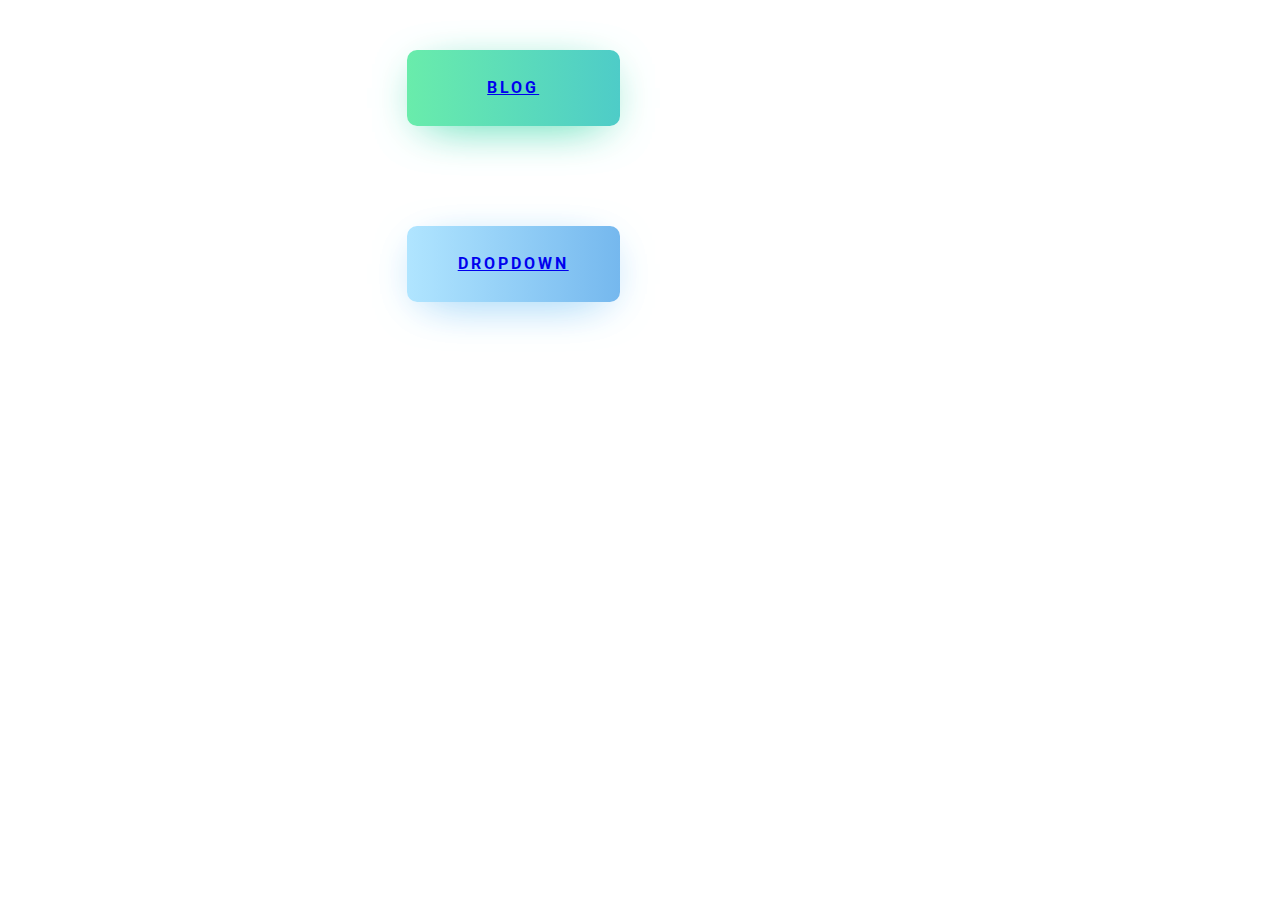
<file: index.html>
<!DOCTYPE html>
<html lang="en">

<head>
    <meta charset="UTF-8">
    <meta name="viewport" content="width=device-width, initial-scale=1.0">
    <title>Document</title>
    <link rel="preconnect" href="https://fonts.googleapis.com">
    <link rel="preconnect" href="https://fonts.gstatic.com" crossorigin>
    <link href="https://fonts.googleapis.com/css2?family=Roboto" rel="stylesheet">
    <link rel="stylesheet" href="./css/reset.css">
    <link rel="stylesheet" href="./css/style.css">
</head>

<body>
    <div class="buttons">
        <div class="buttons__wrap">
            <div class="button button__success--green">
                <a href="./blog.html">Blog</a>
            </div>
            <div class="button button__information--blue">
                <a href="./dropdown.html">Dropdown</a>
            </div>
        </div>
    </div>

</body>

</html>
</file>
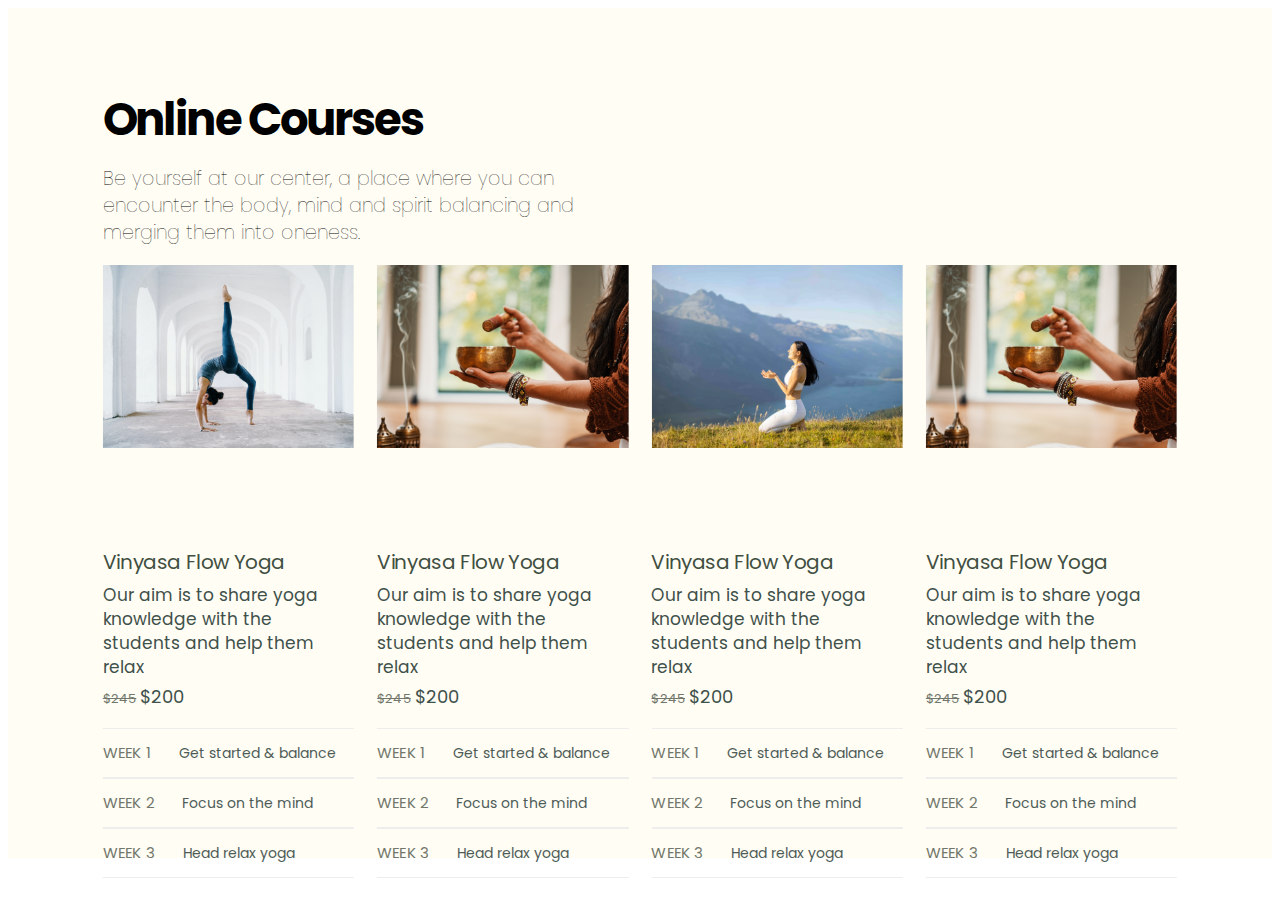
<file: blog.html>
<!DOCTYPE html>
<html lang="en">
<head>
    <meta charset="UTF-8">
    <meta name="viewport" content="width=device-width, initial-scale=1.0">
    <title>Document</title>
    <link rel="preconnect" href="https://fonts.googleapis.com">
    <link rel="preconnect" href="https://fonts.gstatic.com" crossorigin>
    <link href="https://fonts.googleapis.com/css2?family=Poppins" rel="stylesheet">
    <link rel="stylesheet" href="./css/blog.css">
</head>
<body>
    <div class="blog-section">
        <div class="blog-title-wrapper">
            <div class="title-wrapper">
                <div class="main-title">
                    <span class="text title-text">
                        Online Courses
                    </span>
                </div>
                <div class="subtitle">
                    <p class="text subtitle-text">
                        Be yourself at our center, a place where you can encounter the body, mind and spirit balancing and merging them into oneness.
                    </p>
                </div>
                
            </div>
            <div class="blogs-wrapper">
                <div class="blog-item">
                    <div class="blog--thumbnail">
                        <img src="./img/Blog img place holder 12.png" alt="" srcset="">
                    </div>
                    <div class="blog--contents">
                        <div class="blog--main-heading">Vinyasa Flow Yoga</div>
                        <div class="blog--description">Our aim is to share yoga knowledge with the students and help them relax</div>
                    </div>
                    <div class="pricing-wrapper">
                        <span class="price__regular-price">$245</span>
                        <span class="price__sale-price">$200</span>
                    </div>

                    <div class="weekly-schedule">
                        <div class="single-weekly-schedule">
                            <div class="week-course-content">
                                <span class="week-course-number">Week 1</span>
                                <span class="week-course-content">Get started & balance</span>
                            </div>
                        </div>
                        <div class="single-weekly-schedule">
                            <div class="week-course-content">
                                <span class="week-course-number">Week 2</span>
                                <span class="week-course-content">Focus on the mind</span>
                            </div>
                        </div>
                        <div class="single-weekly-schedule">
                            <div class="week-course-content">
                                <span class="week-course-number">Week 3</span>
                                <span class="week-course-content">Head relax yoga</span>
                            </div>
                        </div>
                    </div>
                </div>
                <div class="blog-item">
                    <div class="blog--thumbnail">
                        <img src="./img/conscious-design-VsI_74zRzAo-unsplash 1.png" alt="" srcset="">
                    </div>
                    <div class="blog--contents">
                        <div class="blog--main-heading">Vinyasa Flow Yoga</div>
                        <div class="blog--description">Our aim is to share yoga knowledge with the students and help them relax</div>
                    </div>
                    <div class="pricing-wrapper">
                        <span class="price__regular-price">$245</span>
                        <span class="price__sale-price">$200</span>
                    </div>

                    <div class="weekly-schedule">
                        <div class="single-weekly-schedule">
                            <div class="week-course-content">
                                <span class="week-course-number">Week 1</span>
                                <span class="week-course-content">Get started & balance</span>
                            </div>
                        </div>
                        <div class="single-weekly-schedule">
                            <div class="week-course-content">
                                <span class="week-course-number">Week 2</span>
                                <span class="week-course-content">Focus on the mind</span>
                            </div>
                        </div>
                        <div class="single-weekly-schedule">
                            <div class="week-course-content">
                                <span class="week-course-number">Week 3</span>
                                <span class="week-course-content">Head relax yoga</span>
                            </div>
                        </div>
                    </div>
                </div>
                <div class="blog-item">
                    <div class="blog--thumbnail">
                        <img src="./img/Blog img place holder 12-1.png" alt="" srcset="">
                    </div>
                    <div class="blog--contents">
                        <div class="blog--main-heading">Vinyasa Flow Yoga</div>
                        <div class="blog--description">Our aim is to share yoga knowledge with the students and help them relax</div>
                    </div>
                    <div class="pricing-wrapper">
                        <span class="price__regular-price">$245</span>
                        <span class="price__sale-price">$200</span>
                    </div>

                    <div class="weekly-schedule">
                        <div class="single-weekly-schedule">
                            <div class="week-course-content">
                                <span class="week-course-number">Week 1</span>
                                <span class="week-course-content">Get started & balance</span>
                            </div>
                        </div>
                        <div class="single-weekly-schedule">
                            <div class="week-course-content">
                                <span class="week-course-number">Week 2</span>
                                <span class="week-course-content">Focus on the mind</span>
                            </div>
                        </div>
                        <div class="single-weekly-schedule">
                            <div class="week-course-content">
                                <span class="week-course-number">Week 3</span>
                                <span class="week-course-content">Head relax yoga</span>
                            </div>
                        </div>
                    </div>
                </div>
                <div class="blog-item">
                    <div class="blog--thumbnail">
                        <img src="./img/conscious-design-VsI_74zRzAo-unsplash 1.png" alt="" srcset="">
                    </div>
                    <div class="blog--contents">
                        <div class="blog--main-heading">Vinyasa Flow Yoga</div>
                        <div class="blog--description">Our aim is to share yoga knowledge with the students and help them relax</div>
                    </div>
                    <div class="pricing-wrapper">
                        <span class="price__regular-price">$245</span>
                        <span class="price__sale-price">$200</span>
                    </div>

                    <div class="weekly-schedule">
                        <div class="single-weekly-schedule">
                            <div class="week-course-content">
                                <span class="week-course-number">Week 1</span>
                                <span class="week-course-content">Get started & balance</span>
                            </div>
                        </div>
                        <div class="single-weekly-schedule">
                            <div class="week-course-content">
                                <span class="week-course-number">Week 2</span>
                                <span class="week-course-content">Focus on the mind</span>
                            </div>
                        </div>
                        <div class="single-weekly-schedule">
                            <div class="week-course-content">
                                <span class="week-course-number">Week 3</span>
                                <span class="week-course-content">Head relax yoga</span>
                            </div>
                        </div>
                    </div>
                </div>
            </div>
        </div>
    </div>
</body>
</html>
</file>
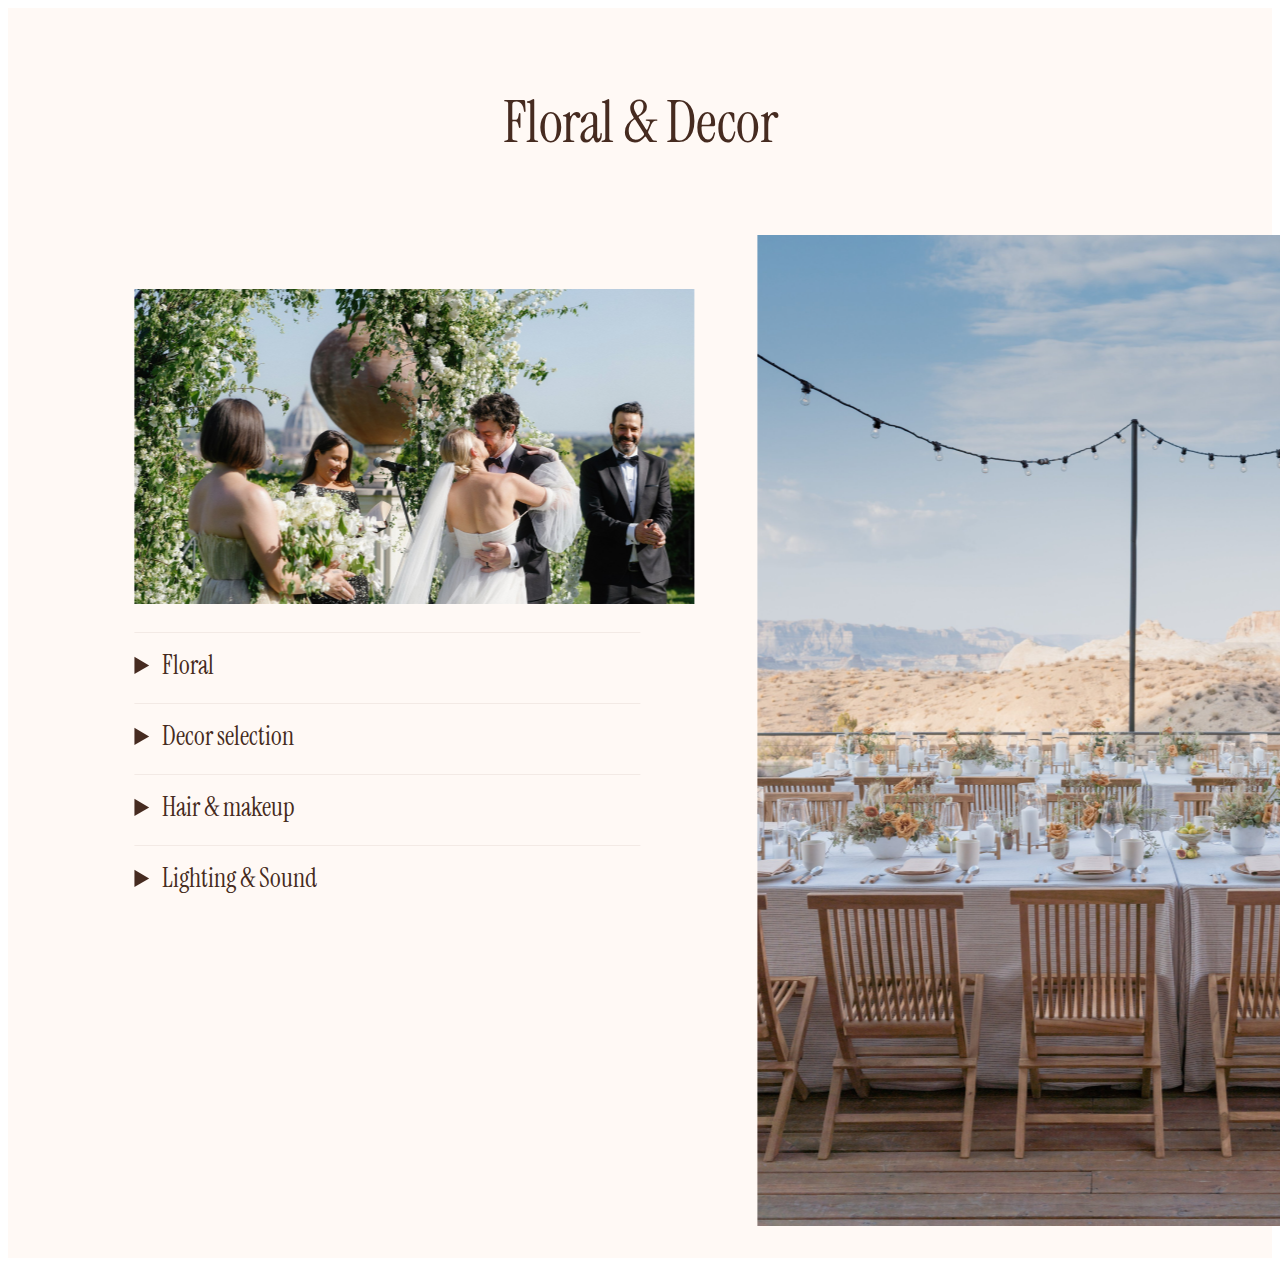
<file: dropdown.html>
<!DOCTYPE html>
<html lang="en">
<head>
    <meta charset="UTF-8">
    <meta name="viewport" content="width=device-width, initial-scale=1.0">
    <link rel="stylesheet" href="./css/dropdown.css"><link rel="preconnect" href="https://fonts.googleapis.com">
    <link rel="preconnect" href="https://fonts.gstatic.com" crossorigin>
    <link href="https://fonts.googleapis.com/css2?family=Instrument+Serif&display=swap" rel="stylesheet">
    <link href="https://fonts.googleapis.com/css2?family=Inter&display=swap" rel="stylesheet">
    <title>Document</title>
</head>
<body>
    <div class="faqs-section">
        <div class="faqs-section--heading">
            <span class="faqs-section--heading__content">Floral & Decor</span>
        </div>
        <div class="faqs-section--content">
            <div class="wrapper">
                <div class="faqs-section--content__items faqs-section--content__dropdown">
                    <div class="faqs--image__left">
                        <img src="./img/Rectangle 75.png" alt="">
                    </div>
                    <details class="faqs">
                        <summary class="faqs--question">Floral</summary>
                        <p class="faqs--answer">The Design is the imagination, creativity and inspiration that makes your event unique. We work closely with you to sleuth out your style and then use that insight to develop every aesthetic component of your event from stationery and lighting to flowers and furniture.</p>
                    </details>
                    <details class="faqs">
                        <summary class="faqs--question">Decor selection</summary>
                        <p class="faqs--answer">The Design is the imagination, creativity and inspiration that makes your event unique. We work closely with you to sleuth out your style and then use that insight to develop every aesthetic component of your event from stationery and lighting to flowers and furniture.</p>
                    </details>
                    <details class="faqs">
                        <summary class="faqs--question">Hair & makeup</summary>
                        <p class="faqs--answer">The Design is the imagination, creativity and inspiration that makes your event unique. We work closely with you to sleuth out your style and then use that insight to develop every aesthetic component of your event from stationery and lighting to flowers and furniture.</p>
                    </details>
                    <details class="faqs">
                        <summary class="faqs--question">Lighting & Sound</summary>
                        <p class="faqs--answer">The Design is the imagination, creativity and inspiration that makes your event unique. We work closely with you to sleuth out your style and then use that insight to develop every aesthetic component of your event from stationery and lighting to flowers and furniture.</p>
                    </details>
                </div>
               

                <div class="faqs-section--content__items faqs-section--content__feature-image">
                    <div class="faqs--image__right">
                        <img src="./img/Rectangle 74.png" alt="" srcset="">
                    </div>
                </div>
            </div>
        </div>
    </div>
</body>
</html>
</file>
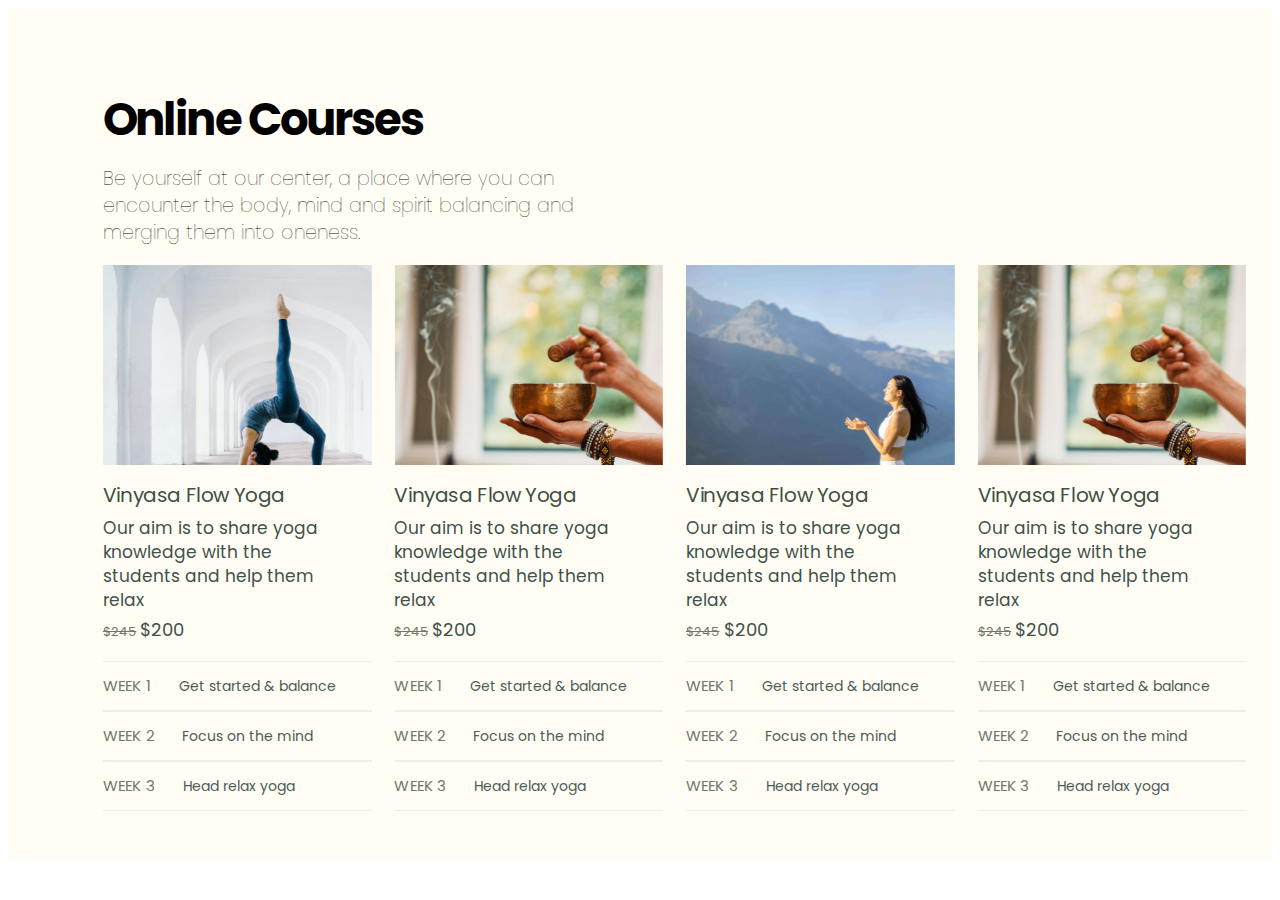
<file: test.html>
<!DOCTYPE html>
<html lang="en">
<head>
    <meta charset="UTF-8">
    <meta name="viewport" content="width=device-width, initial-scale=1.0">
    <title>Document</title>
    <link rel="preconnect" href="https://fonts.googleapis.com">
    <link rel="preconnect" href="https://fonts.gstatic.com" crossorigin>
    <link href="https://fonts.googleapis.com/css2?family=Poppins" rel="stylesheet">
    <link rel="stylesheet" href="./css/test.css">
</head>
<body>
    <div class="blog-section">
        <div class="blog-title-wrapper">
            <div class="title-wrapper">
                <div class="main-title">
                    <span class="text title-text">
                        Online Courses
                    </span>
                </div>
                <div class="subtitle">
                    <p class="text subtitle-text">
                        Be yourself at our center, a place where you can encounter the body, mind and spirit balancing and merging them into oneness.
                    </p>
                </div>
                
            </div>
            <div class="blogs-wrapper">
                <div class="blog-item">
                    <div class="blog--thumbnail">
                        <img src="./img/Blog img place holder 12.png" alt="" srcset="">
                    </div>
                    <div class="blog--contents">
                        <div class="blog--main-heading">Vinyasa Flow Yoga</div>
                        <div class="blog--description">Our aim is to share yoga knowledge with the students and help them relax</div>
                    </div>
                    <div class="pricing-wrapper">
                        <span class="price__regular-price">$245</span>
                        <span class="price__sale-price">$200</span>
                    </div>

                    <div class="weekly-schedule">
                        <div class="single-weekly-schedule">
                            <div class="week-course-content">
                                <span class="week-course-number">Week 1</span>
                                <span class="week-course-content">Get started & balance</span>
                            </div>
                        </div>
                        <div class="single-weekly-schedule">
                            <div class="week-course-content">
                                <span class="week-course-number">Week 2</span>
                                <span class="week-course-content">Focus on the mind</span>
                            </div>
                        </div>
                        <div class="single-weekly-schedule">
                            <div class="week-course-content">
                                <span class="week-course-number">Week 3</span>
                                <span class="week-course-content">Head relax yoga</span>
                            </div>
                        </div>
                    </div>
                </div>
                <div class="blog-item">
                    <div class="blog--thumbnail">
                        <img src="./img/conscious-design-VsI_74zRzAo-unsplash 1.png" alt="" srcset="">
                    </div>
                    <div class="blog--contents">
                        <div class="blog--main-heading">Vinyasa Flow Yoga</div>
                        <div class="blog--description">Our aim is to share yoga knowledge with the students and help them relax</div>
                    </div>
                    <div class="pricing-wrapper">
                        <span class="price__regular-price">$245</span>
                        <span class="price__sale-price">$200</span>
                    </div>

                    <div class="weekly-schedule">
                        <div class="single-weekly-schedule">
                            <div class="week-course-content">
                                <span class="week-course-number">Week 1</span>
                                <span class="week-course-content">Get started & balance</span>
                            </div>
                        </div>
                        <div class="single-weekly-schedule">
                            <div class="week-course-content">
                                <span class="week-course-number">Week 2</span>
                                <span class="week-course-content">Focus on the mind</span>
                            </div>
                        </div>
                        <div class="single-weekly-schedule">
                            <div class="week-course-content">
                                <span class="week-course-number">Week 3</span>
                                <span class="week-course-content">Head relax yoga</span>
                            </div>
                        </div>
                    </div>
                </div>
                <div class="blog-item">
                    <div class="blog--thumbnail">
                        <img src="./img/Blog img place holder 12-1.png" alt="" srcset="">
                    </div>
                    <div class="blog--contents">
                        <div class="blog--main-heading">Vinyasa Flow Yoga</div>
                        <div class="blog--description">Our aim is to share yoga knowledge with the students and help them relax</div>
                    </div>
                    <div class="pricing-wrapper">
                        <span class="price__regular-price">$245</span>
                        <span class="price__sale-price">$200</span>
                    </div>

                    <div class="weekly-schedule">
                        <div class="single-weekly-schedule">
                            <div class="week-course-content">
                                <span class="week-course-number">Week 1</span>
                                <span class="week-course-content">Get started & balance</span>
                            </div>
                        </div>
                        <div class="single-weekly-schedule">
                            <div class="week-course-content">
                                <span class="week-course-number">Week 2</span>
                                <span class="week-course-content">Focus on the mind</span>
                            </div>
                        </div>
                        <div class="single-weekly-schedule">
                            <div class="week-course-content">
                                <span class="week-course-number">Week 3</span>
                                <span class="week-course-content">Head relax yoga</span>
                            </div>
                        </div>
                    </div>
                </div>
                <div class="blog-item">
                    <div class="blog--thumbnail">
                        <img src="./img/conscious-design-VsI_74zRzAo-unsplash 1.png" alt="" srcset="">
                    </div>
                    <div class="blog--contents">
                        <div class="blog--main-heading">Vinyasa Flow Yoga</div>
                        <div class="blog--description">Our aim is to share yoga knowledge with the students and help them relax</div>
                    </div>
                    <div class="pricing-wrapper">
                        <span class="price__regular-price">$245</span>
                        <span class="price__sale-price">$200</span>
                    </div>

                    <div class="weekly-schedule">
                        <div class="single-weekly-schedule">
                            <div class="week-course-content">
                                <span class="week-course-number">Week 1</span>
                                <span class="week-course-content">Get started & balance</span>
                            </div>
                        </div>
                        <div class="single-weekly-schedule">
                            <div class="week-course-content">
                                <span class="week-course-number">Week 2</span>
                                <span class="week-course-content">Focus on the mind</span>
                            </div>
                        </div>
                        <div class="single-weekly-schedule">
                            <div class="week-course-content">
                                <span class="week-course-number">Week 3</span>
                                <span class="week-course-content">Head relax yoga</span>
                            </div>
                        </div>
                    </div>
                </div>
            </div>
        </div>
    </div>
</body>
</html>
</file>
<file: css/style.css>
:root {
    --success-gradient-color-left:  #69ECAB;
    --success-gradient-color-right:  #4ECCC8;
    --information-gradient-color-left: #B0E5FF;
    --information-gradient-color-right: #75B8EE;
    --buy-now-gradient-color-left: #B1C1FF;
    --buy-now-gradient-color-right: #AF8CF1;
    --warning-gradient-color-left: #FED699;
    --warning-gradient-color-right: #FEA462;
    --contact-gradient-color-left: #FEC5AE;
    --contact-gradient-color-right: #EC7574;
    --delete-gradient-color-left: #FFAAB7;
    --delete-gradient-color-right: #F5879E;
}


.buttons__wrap{
    margin: auto;
    width: fit-content;
}
.button{
    width: 20%;
    display: inline-block;
    text-align: center;
    padding: 30px 50px;
    margin: 50px 50px;
    border-radius: 10px;
    text-transform: uppercase;
    letter-spacing: 3px;
    font-weight: bold;
    font-family: Roboto;
    color:white
}

.button__success--green {
    background:linear-gradient(to right,var(--success-gradient-color-left), var(--success-gradient-color-right) );
    box-shadow:  0 10px 50px -20px var(--success-gradient-color-left),  0 10px 50px -20px var(--success-gradient-color-right);
}
.button__information--blue {
    background:linear-gradient(to right,var(--information-gradient-color-left), var(--information-gradient-color-right) );
    box-shadow:  0 10px 50px -20px var(--information-gradient-color-left),  0 10px 50px -20px var(--information-gradient-color-right);
}
.button__buy-now--purple {
    background:linear-gradient(to right,var(--buy-now-gradient-color-left), var(--buy-now-gradient-color-right) );
    box-shadow:  0 10px 50px -20px var(--buy-now-gradient-color-left),  0 10px 50px -20px var(--buy-now-gradient-color-right);
}
.button__warning--yellow {
    background:linear-gradient(to right,var(--warning-gradient-color-left), var(--warning-gradient-color-right) );
    box-shadow:  0 10px 50px -20px var(--warning-gradient-color-left),  0 10px 50px -20px var(--warning-gradient-color-right);
}
.button__contact--peach {
    background:linear-gradient(to right,var(--contact-gradient-color-left), var(--contact-gradient-color-right) );
    box-shadow:  0 10px 50px -20px var(--contact-gradient-color-left),  0 10px 50px -20px var(--contact-gradient-color-right);
}
.button__delete--red {
    background:linear-gradient(to right,var(--delete-gradient-color-left), var(--delete-gradient-color-right) );
    box-shadow:  0 10px 50px -20px var(--delete-gradient-color-left),  0 10px 50px -20px var(--delete-gradient-color-right);
}


.text__wrapper{
    width: 100vw;
    height: 200px;
    text-align: center;
}

.text--gradient{
    font-family: roboto;
    text-transform: uppercase;
    font-size: 200px;
    font-weight: bolder;
    background-image: linear-gradient(145deg, #FDD464, #F11097);
    background-clip: text;
    -webkit-background-clip: text; /* For Safari */
    color: transparent
}

.text--width-100px{
    width: 100px;
    text-wrap: nowrap;
    overflow: hidden;
    text-overflow: ellipsis;
}
</file>
<file: css/blog.css>
:root {
    --section--background-color:  #69ECAB;
}
* {
    box-sizing: border-box;
  }
.blog-section{
    width: 100%;
    height: 850px;
    position: relative;
    background-color: #FFFDF4;
}



.blog-title-wrapper{
    width: 85%;
    height: 80%;
    position:absolute;
    top: 50%;
    left:50%;
    transform: translate(-50%, -50%);
}

.title-wrapper{
    width: 45%;
}

.text{
    font-family: Poppins;
}

.title-text{
    font-size: 45px;
    line-height: 53px;
    letter-spacing: -2.25px;
    font-weight: bold;
}

.subtitle-text{
    font-size: 19px;
    line-height: 27px;
    font-weight: 100;
}

.blogs-wrapper{
    display: flex;
    align-items: flex-start;
    gap: 23px;  
    width: auto;
    height: auto;
    position: relative;
}
.blog-item {
    width: 25%;
    height: 500px;
    background-color: transparent;
    box-sizing: content-box;
}

img{
    width: 100%;
    object-fit: contain;
}

.blog--thumbnail{
    overflow: hidden;
    height: 267px;
    margin-bottom: 18px;
}

.blog--main-heading{
    color: #414F42;
    font-family: Poppins;
    font-size: 20px;
    font-style: normal;
    font-weight: 400;
    line-height: 25px; /* 125% */
    letter-spacing: -0.4px;
    margin-bottom: 8px;
}

.blog--description{
    width: 90%;
    color:#3F514B;
    font-family: Poppins;
    font-size: 17px;
    font-style: normal;
    font-weight: 400;
    line-height: 24px; /* 141.176% */
    margin-bottom: 6px;
}

.pricing-wrapper{
    margin-bottom: 20px;
}
.price__regular-price{
    color:  #72776C;
    font-family: Poppins;
    font-size: 13px;
    font-style: normal;
    font-weight: 400;
    line-height: 18px; /* 138.462% */
    letter-spacing: 0.13px;
    text-decoration: line-through;
}

.price__sale-price {
    color: #3F514B;
    font-family: Poppins;
    font-size: 18px;
    font-style: normal;
    font-weight: 400;
    line-height: 23px; /* 127.778% */
    text-transform: uppercase;
}
.single-weekly-schedule{
    padding: 12px 0px;
    border-bottom: 1px solid #ecedec;
    border-top: 1px solid #ecedec;
}
.week-course-number{
    color:#72776C;
    font-family: Poppins;
    font-size: 15px;
    font-style: normal;
    font-weight: 400;
    line-height: 18px; /* 120% */
    letter-spacing: 0.15px;
    text-transform: uppercase;
    padding-right: 24px;
}
.week-course-content{
    color: #4E5C58;
    font-family: Poppins;
    font-size: 14px;
    font-style: normal;
    font-weight: 400;
    line-height: 24px; /* 171.429% */
}
</file>
<file: css/dropdown.css>
.faqs-section{
    width: 100%;
    height: 1250px;
    background-color: #FFF9F5;
    position: relative;
    
}

.faqs-section--heading{
    width: auto;
    height: 75px;
    padding: 76px 0px;
    position: relative;
}

.faqs-section--heading__content{
    position: absolute;
    top: 50%;
    left: 50%;
    transform: translate(-50%, -50%);
    color: #462B20;
    text-align: center;
    font-family: Instrument Serif;
    font-size: 58px;
    font-style: normal;
    font-weight: 400;
    line-height: 61px; /* 105.172% */
    letter-spacing: -0.58px;
}

.faqs-section--content{
    width: 80%;
    height: 1000px;
    position: absolute;
    left: 50%;
    transform: translateX(-50%);
}
.wrapper{
    display: flex;
    align-items:flex-start;
    gap: 0px;  
    width: auto;
    height: auto;
    position: relative;
}
.faqs-section--content__items {
    width: 50%;
    height: 500px;
    display: inline-block;
}

.faqs-section--content__dropdown{
    box-sizing:content-box;
    padding-top: 54px;
    padding-right: 117px;
}

.faqs--image__right{
    width: auto;
    height: 100%;
}

.faqs {
    margin-top: 24px;
}
.faqs--question {
    color: #462B20;
    font-family: Instrument Serif;
    font-size: 26px;
    font-style: normal;
    font-weight: 400;
    line-height: 28px;
    border-top: 1px solid #F3EAE5;
    padding-top: 18px;
}

.faqs--answer{
    color: rgba(66, 41, 31, 0.85);
    font-family: Inter;
    font-size: 15px;
    font-style: normal;
    font-weight: 400;
    line-height: 23px;
}
</file>
<file: css/test.css>
:root {
    --section--background-color:  #69ECAB;
}
* {
    box-sizing: border-box;
  }
.blog-section{
    width: 100%;
    height: 850px;
    position: relative;
    background-color: #FFFDF4;
}

.blog-title-wrapper{
    width: 85%;
    height: 80%;
    position:absolute;
    top: 50%;
    left:50%;
    transform: translate(-50%, -50%);
}

.title-wrapper{
    width: 45%;
}

.text{
    font-family: Poppins;
}

.title-text{
    font-size: 45px;
    line-height: 53px;
    letter-spacing: -2.25px;
    font-weight: bold;
}

.subtitle-text{
    font-size: 19px;
    line-height: 27px;
    font-weight: 100;
}

.blogs-wrapper{
    display: flex;
    align-items: flex-start;
    gap: 23px;  
    width: auto;
    height: auto;
    position: relative;
}
.blog-item {
    width: 25%;
    height: 500px;
    background-color: transparent;
    box-sizing: content-box;
}

.blog--thumbnail{
    overflow: hidden;
    height: 200px;
    margin-bottom: 18px;
}

.blog--main-heading{
    color: #414F42;
    font-family: Poppins;
    font-size: 20px;
    font-style: normal;
    font-weight: 400;
    line-height: 25px; /* 125% */
    letter-spacing: -0.4px;
    margin-bottom: 8px;
}

.blog--description{
    width: 90%;
    color:#3F514B;
    font-family: Poppins;
    font-size: 17px;
    font-style: normal;
    font-weight: 400;
    line-height: 24px; /* 141.176% */
    margin-bottom: 6px;
}

.pricing-wrapper{
    margin-bottom: 20px;
}
.price__regular-price{
    color:  #72776C;
    font-family: Poppins;
    font-size: 13px;
    font-style: normal;
    font-weight: 400;
    line-height: 18px; /* 138.462% */
    letter-spacing: 0.13px;
    text-decoration: line-through;
}

.price__sale-price {
    color: #3F514B;
    font-family: Poppins;
    font-size: 18px;
    font-style: normal;
    font-weight: 400;
    line-height: 23px; /* 127.778% */
    text-transform: uppercase;
}
.single-weekly-schedule{
    padding: 12px 0px;
    border-bottom: 1px solid #ecedec;
    border-top: 1px solid #ecedec;
}
.week-course-number{
    color:#72776C;
    font-family: Poppins;
    font-size: 15px;
    font-style: normal;
    font-weight: 400;
    line-height: 18px; /* 120% */
    letter-spacing: 0.15px;
    text-transform: uppercase;
    padding-right: 24px;
}
.week-course-content{
    color: #4E5C58;
    font-family: Poppins;
    font-size: 14px;
    font-style: normal;
    font-weight: 400;
    line-height: 24px; /* 171.429% */
}
</file>
